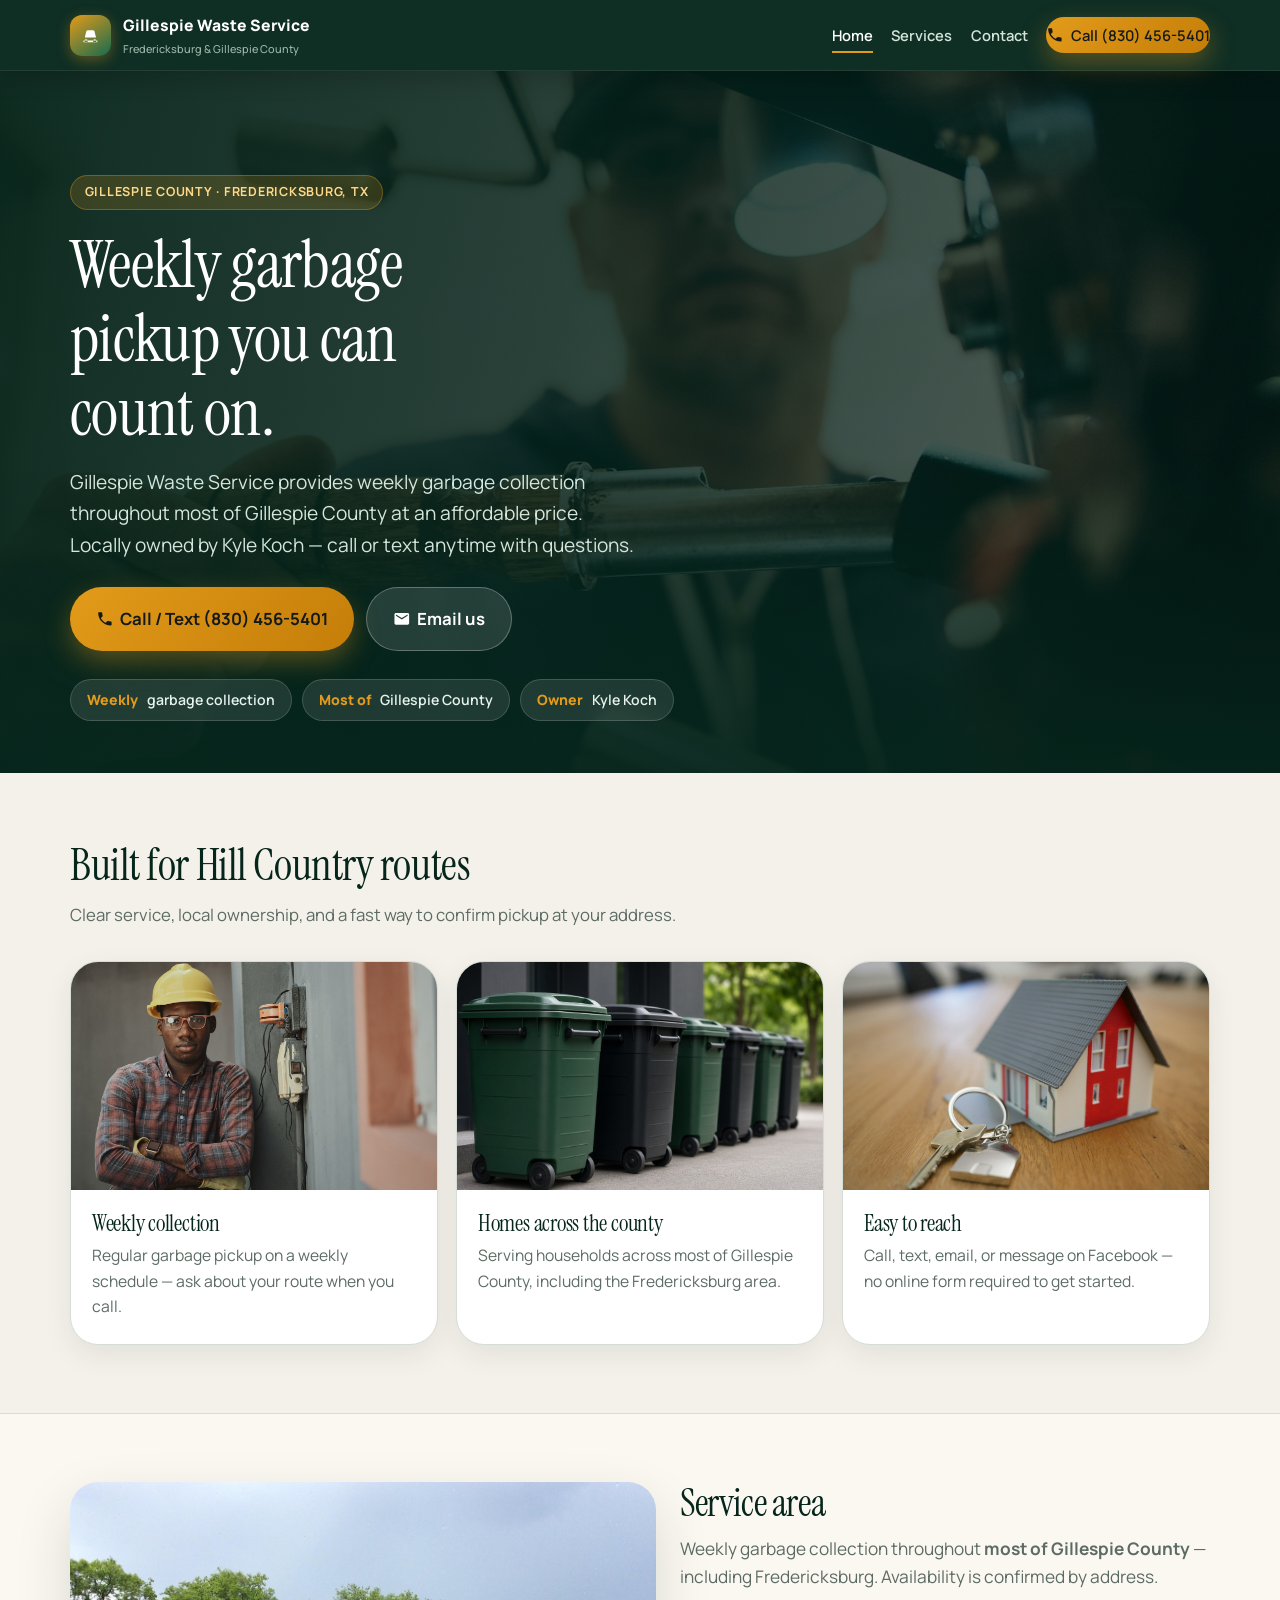
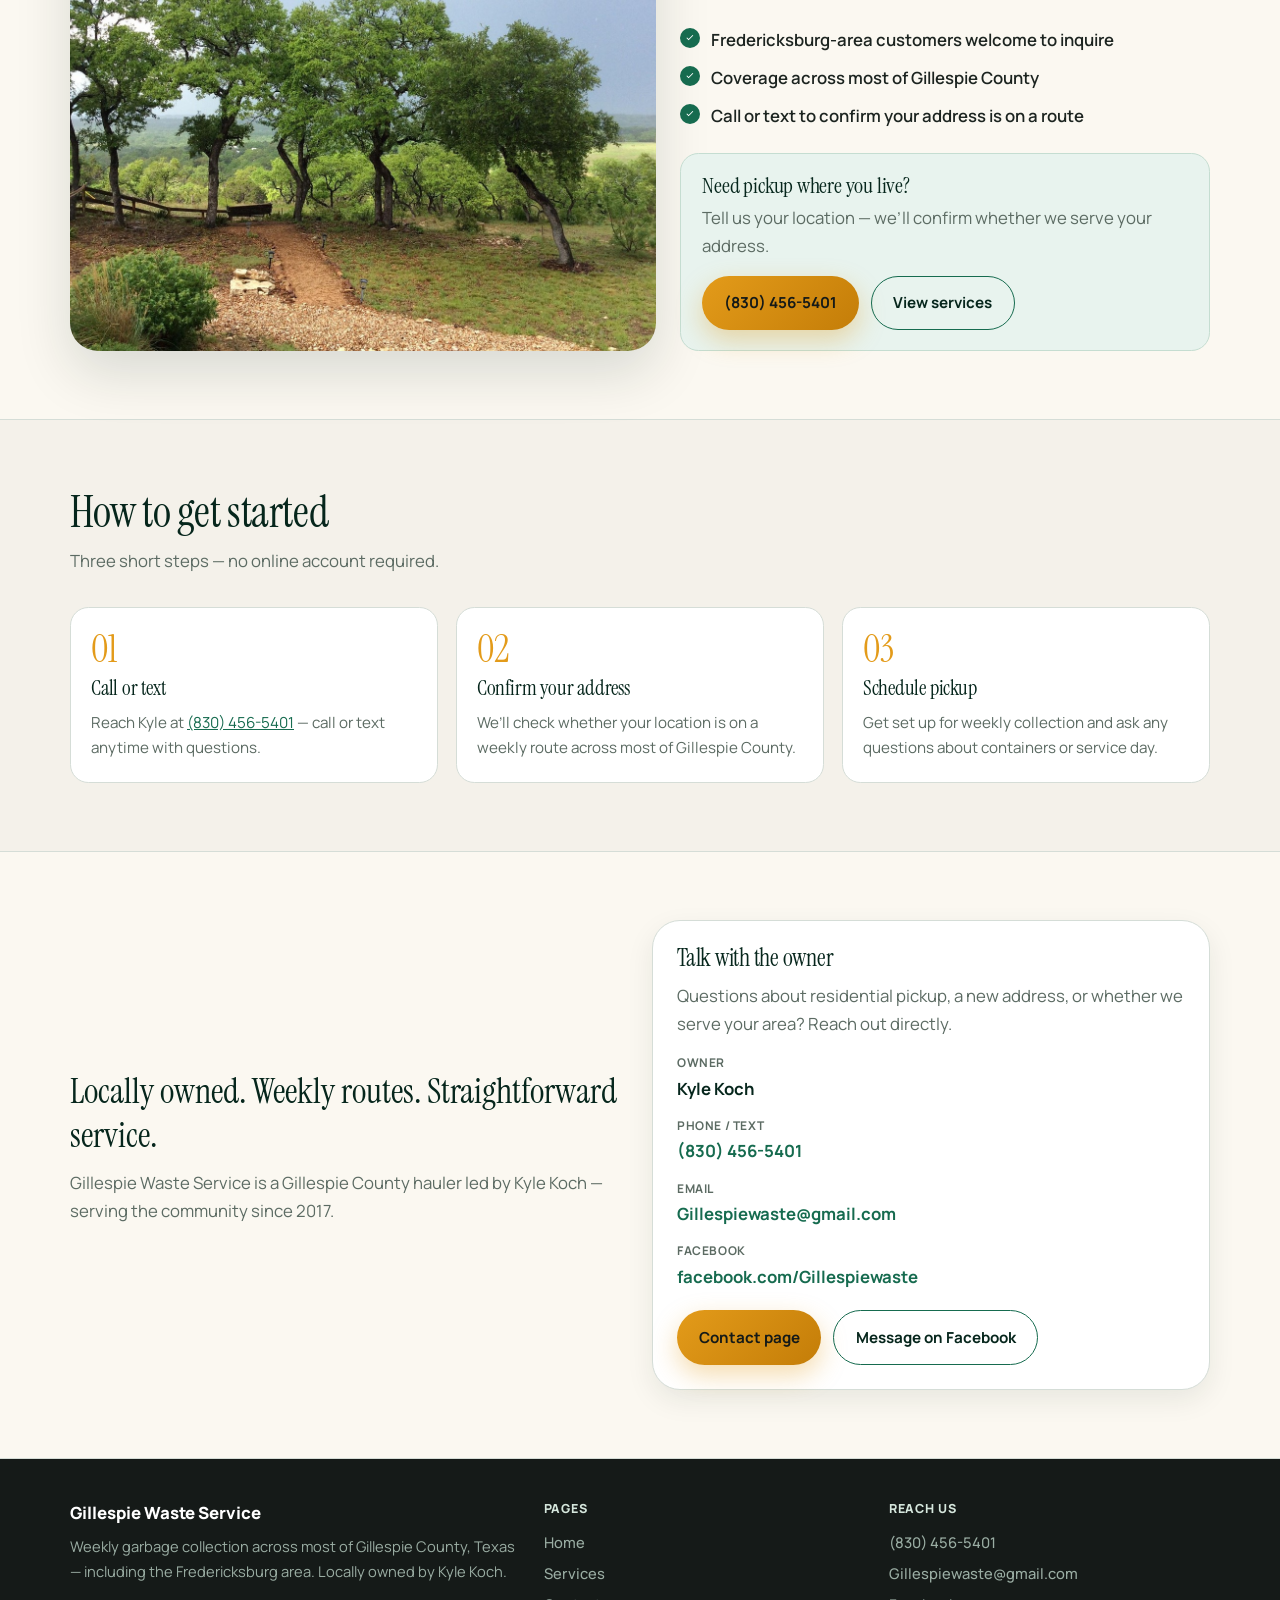
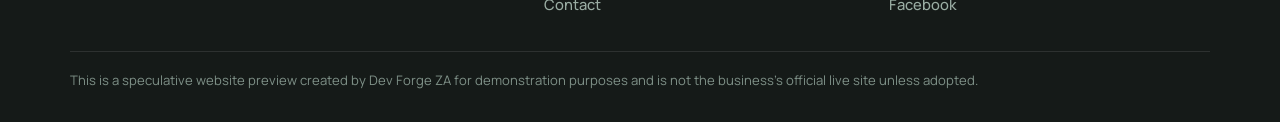
<file: index.html>
<!DOCTYPE html>
<html lang="en">
<head>
  <meta charset="utf-8" />
  <meta name="viewport" content="width=device-width, initial-scale=1" />
  <title>Gillespie Waste Service | Weekly Pickup · Fredericksburg &amp; Gillespie County, TX</title>
  <meta name="description" content="Locally owned weekly garbage collection across most of Gillespie County, Texas. Call or text Kyle Koch at (830) 456-5401." />
  <link rel="stylesheet" href="styles.css" />
</head>
<body>
  <header class="site-header">
    <div class="wrap nav-bar">
      <a class="brand" href="index.html">
        <span class="brand-mark" aria-hidden="true"><svg viewBox="0 0 24 24" aria-hidden="true"><path d="M4 18h16v2H4zm1.5-3.5 1.8-7.2A2 2 0 0 1 9.25 6h5.5a2 2 0 0 1 1.95 1.3L18.5 14.5H5.5zM7 16.5a1.5 1.5 0 1 0 .001 3.999A1.5 1.5 0 0 0 7 16.5zm10 0a1.5 1.5 0 1 0 .001 3.999A1.5 1.5 0 0 0 17 16.5z"/></svg></span>
        <span class="brand-text">
          <strong>Gillespie Waste Service</strong>
          <span>Fredericksburg &amp; Gillespie County</span>
        </span>
      </a>
      <button class="nav-toggle" type="button" aria-expanded="false" aria-controls="site-nav" aria-label="Open menu"><svg viewBox="0 0 24 24" aria-hidden="true"><path d="M4 7h16v2H4zm0 4h16v2H4zm0 4h16v2H4z"/></svg></button>
      <nav class="nav-links" id="site-nav">
        <a href="index.html" aria-current="page">Home</a>
        <a href="services.html">Services</a>
        <a href="contact.html">Contact</a>
        <a class="btn btn-call" href="tel:+18304565401"><svg viewBox="0 0 24 24" aria-hidden="true"><path d="M6.6 10.8c1.4 2.8 3.8 5.1 6.6 6.6l2.2-2.2c.3-.3.7-.4 1.1-.2 1.2.4 2.5.6 3.8.6.6 0 1 .4 1 1V20c0 .6-.4 1-1 1C10.6 21 3 13.4 3 4c0-.6.4-1 1-1h3.5c.6 0 1 .4 1 1 0 1.3.2 2.6.6 3.8.1.4 0 .8-.3 1.1L6.6 10.8z"/></svg> Call (830) 456-5401</a>
      </nav>
    </div>
  </header>

  <main>
    <section class="hero">
      <div class="hero-bg" aria-hidden="true">
        <img src="images/hero.jpg" alt="" width="1800" height="1200" fetchpriority="high" />
      </div>
      <div class="wrap hero-content">
        <p class="eyebrow">Gillespie County · Fredericksburg, TX</p>
        <h1>Weekly garbage pickup you can count on.</h1>
        <p class="hero-lead">
          Gillespie Waste Service provides weekly garbage collection throughout most of Gillespie County
          at an affordable price. Locally owned by Kyle Koch — call or text anytime with questions.
        </p>
        <div class="cta-row">
          <a class="btn btn-call btn-lg" href="tel:+18304565401"><svg viewBox="0 0 24 24" aria-hidden="true"><path d="M6.6 10.8c1.4 2.8 3.8 5.1 6.6 6.6l2.2-2.2c.3-.3.7-.4 1.1-.2 1.2.4 2.5.6 3.8.6.6 0 1 .4 1 1V20c0 .6-.4 1-1 1C10.6 21 3 13.4 3 4c0-.6.4-1 1-1h3.5c.6 0 1 .4 1 1 0 1.3.2 2.6.6 3.8.1.4 0 .8-.3 1.1L6.6 10.8z"/></svg> Call / Text (830) 456-5401</a>
          <a class="btn btn-ghost btn-lg" href="mailto:Gillespiewaste@gmail.com"><svg viewBox="0 0 24 24" aria-hidden="true"><path d="M20 4H4c-1.1 0-2 .9-2 2v12c0 1.1.9 2 2 2h16c1.1 0 2-.9 2-2V6c0-1.1-.9-2-2-2zm0 4-8 5L4 8V6l8 5 8-5v2z"/></svg> Email us</a>
        </div>
        <div class="trust-pills">
          <div class="pill"><strong>Weekly</strong> garbage collection</div>
          <div class="pill"><strong>Most of</strong> Gillespie County</div>
          <div class="pill"><strong>Owner</strong> Kyle Koch</div>
        </div>
      </div>
    </section>

    <section class="section">
      <div class="wrap">
        <div class="section-head">
          <h2>Built for Hill Country routes</h2>
          <p>Clear service, local ownership, and a fast way to confirm pickup at your address.</p>
        </div>
        <div class="card-grid">
          <article class="card">
            <div class="card-media">
              <img src="images/truck.jpg" alt="Residential garbage truck on a neighborhood street" width="1400" height="934" loading="lazy" />
            </div>
            <div class="card-body">
              <h3>Weekly collection</h3>
              <p>Regular garbage pickup on a weekly schedule — ask about your route when you call.</p>
            </div>
          </article>
          <article class="card">
            <div class="card-media">
              <img src="images/bins.jpg" alt="Green and charcoal wheeled waste bins" width="1200" height="675" loading="lazy" />
            </div>
            <div class="card-body">
              <h3>Homes across the county</h3>
              <p>Serving households across most of Gillespie County, including the Fredericksburg area.</p>
            </div>
          </article>
          <article class="card">
            <div class="card-media">
              <img src="images/neighborhood.jpg" alt="Quiet residential street ready for pickup day" width="1400" height="1051" loading="lazy" />
            </div>
            <div class="card-body">
              <h3>Easy to reach</h3>
              <p>Call, text, email, or message on Facebook — no online form required to get started.</p>
            </div>
          </article>
        </div>
      </div>
    </section>

    <section class="section band" id="area">
      <div class="wrap split">
        <div class="split-media">
          <img src="images/hill-country.jpg" alt="Texas Hill Country oaks overlooking a green valley" width="1280" height="853" loading="lazy" />
        </div>
        <div class="split-copy">
          <h2>Service area</h2>
          <p class="lead">
            Weekly garbage collection throughout <strong>most of Gillespie County</strong> —
            including Fredericksburg. Availability is confirmed by address.
          </p>
          <ul class="check-list">
            <li>Fredericksburg-area customers welcome to inquire</li>
            <li>Coverage across most of Gillespie County</li>
            <li>Call or text to confirm your address is on a route</li>
          </ul>
          <div class="cta-panel">
            <h3>Need pickup where you live?</h3>
            <p>Tell us your location — we’ll confirm whether we serve your address.</p>
            <div class="cta-row" style="margin-bottom:0">
              <a class="btn btn-call" href="tel:+18304565401">(830) 456-5401</a>
              <a class="btn btn-outline" href="services.html">View services</a>
            </div>
          </div>
        </div>
      </div>
    </section>

    <section class="section">
      <div class="wrap">
        <div class="section-head">
          <h2>How to get started</h2>
          <p>Three short steps — no online account required.</p>
        </div>
        <div class="steps">
          <div class="step">
            <div class="step-num">01</div>
            <h3>Call or text</h3>
            <p>Reach Kyle at <a href="tel:+18304565401">(830) 456-5401</a> — call or text anytime with questions.</p>
          </div>
          <div class="step">
            <div class="step-num">02</div>
            <h3>Confirm your address</h3>
            <p>We’ll check whether your location is on a weekly route across most of Gillespie County.</p>
          </div>
          <div class="step">
            <div class="step-num">03</div>
            <h3>Schedule pickup</h3>
            <p>Get set up for weekly collection and ask any questions about containers or service day.</p>
          </div>
        </div>
      </div>
    </section>

    <section class="section band">
      <div class="wrap closer">
        <div>
          <p class="quote">Locally owned. Weekly routes. Straightforward service.</p>
          <p class="muted">Gillespie Waste Service is a Gillespie County hauler led by Kyle Koch — serving the community since 2017.</p>
        </div>
        <div class="owner-card">
          <h3>Talk with the owner</h3>
          <p class="muted">Questions about residential pickup, a new address, or whether we serve your area? Reach out directly.</p>
          <dl class="dl">
            <div class="dl-row"><dt>Owner</dt><dd>Kyle Koch</dd></div>
            <div class="dl-row"><dt>Phone / text</dt><dd><a href="tel:+18304565401">(830) 456-5401</a></dd></div>
            <div class="dl-row"><dt>Email</dt><dd><a href="mailto:Gillespiewaste@gmail.com">Gillespiewaste@gmail.com</a></dd></div>
            <div class="dl-row"><dt>Facebook</dt><dd><a href="https://www.facebook.com/Gillespiewaste/" target="_blank" rel="noopener noreferrer">facebook.com/Gillespiewaste</a></dd></div>
          </dl>
          <div class="cta-row" style="margin-top:1.25rem;margin-bottom:0">
            <a class="btn btn-call" href="contact.html">Contact page</a>
            <a class="btn btn-outline" href="https://www.facebook.com/Gillespiewaste/" target="_blank" rel="noopener noreferrer">Message on Facebook</a>
          </div>
        </div>
      </div>
    </section>
  </main>

  <footer class="site-footer">
    <div class="wrap">
      <div class="footer-grid">
        <div class="footer-brand">
          <strong>Gillespie Waste Service</strong>
          <p>Weekly garbage collection across most of Gillespie County, Texas — including the Fredericksburg area. Locally owned by Kyle Koch.</p>
        </div>
        <div class="footer-col">
          <h4>Pages</h4>
          <a href="index.html">Home</a>
          <a href="services.html">Services</a>
          <a href="contact.html">Contact</a>
        </div>
        <div class="footer-col">
          <h4>Reach us</h4>
          <a href="tel:+18304565401">(830) 456-5401</a>
          <a href="mailto:Gillespiewaste@gmail.com">Gillespiewaste@gmail.com</a>
          <a href="https://www.facebook.com/Gillespiewaste/" target="_blank" rel="noopener noreferrer">Facebook</a>
        </div>
      </div>
      <p class="disclaimer">This is a speculative website preview created by Dev Forge ZA for demonstration purposes and is not the business’s official live site unless adopted.</p>
    </div>
  </footer>
  <div class="mobile-callbar" aria-label="Quick contact">
    <a class="btn btn-call" href="tel:+18304565401"><svg viewBox="0 0 24 24" aria-hidden="true"><path d="M6.6 10.8c1.4 2.8 3.8 5.1 6.6 6.6l2.2-2.2c.3-.3.7-.4 1.1-.2 1.2.4 2.5.6 3.8.6.6 0 1 .4 1 1V20c0 .6-.4 1-1 1C10.6 21 3 13.4 3 4c0-.6.4-1 1-1h3.5c.6 0 1 .4 1 1 0 1.3.2 2.6.6 3.8.1.4 0 .8-.3 1.1L6.6 10.8z"/></svg> Call / Text</a>
    <a class="btn btn-ghost" href="mailto:Gillespiewaste@gmail.com"><svg viewBox="0 0 24 24" aria-hidden="true"><path d="M20 4H4c-1.1 0-2 .9-2 2v12c0 1.1.9 2 2 2h16c1.1 0 2-.9 2-2V6c0-1.1-.9-2-2-2zm0 4-8 5L4 8V6l8 5 8-5v2z"/></svg> Email</a>
  </div>
  <script>
    (function () {
      var btn = document.querySelector('.nav-toggle');
      var nav = document.getElementById('site-nav');
      if (!btn || !nav) return;
      btn.addEventListener('click', function () {
        var open = nav.classList.toggle('is-open');
        btn.setAttribute('aria-expanded', open ? 'true' : 'false');
        btn.setAttribute('aria-label', open ? 'Close menu' : 'Open menu');
      });
    })();
  </script>
</body>
</html>
</file>
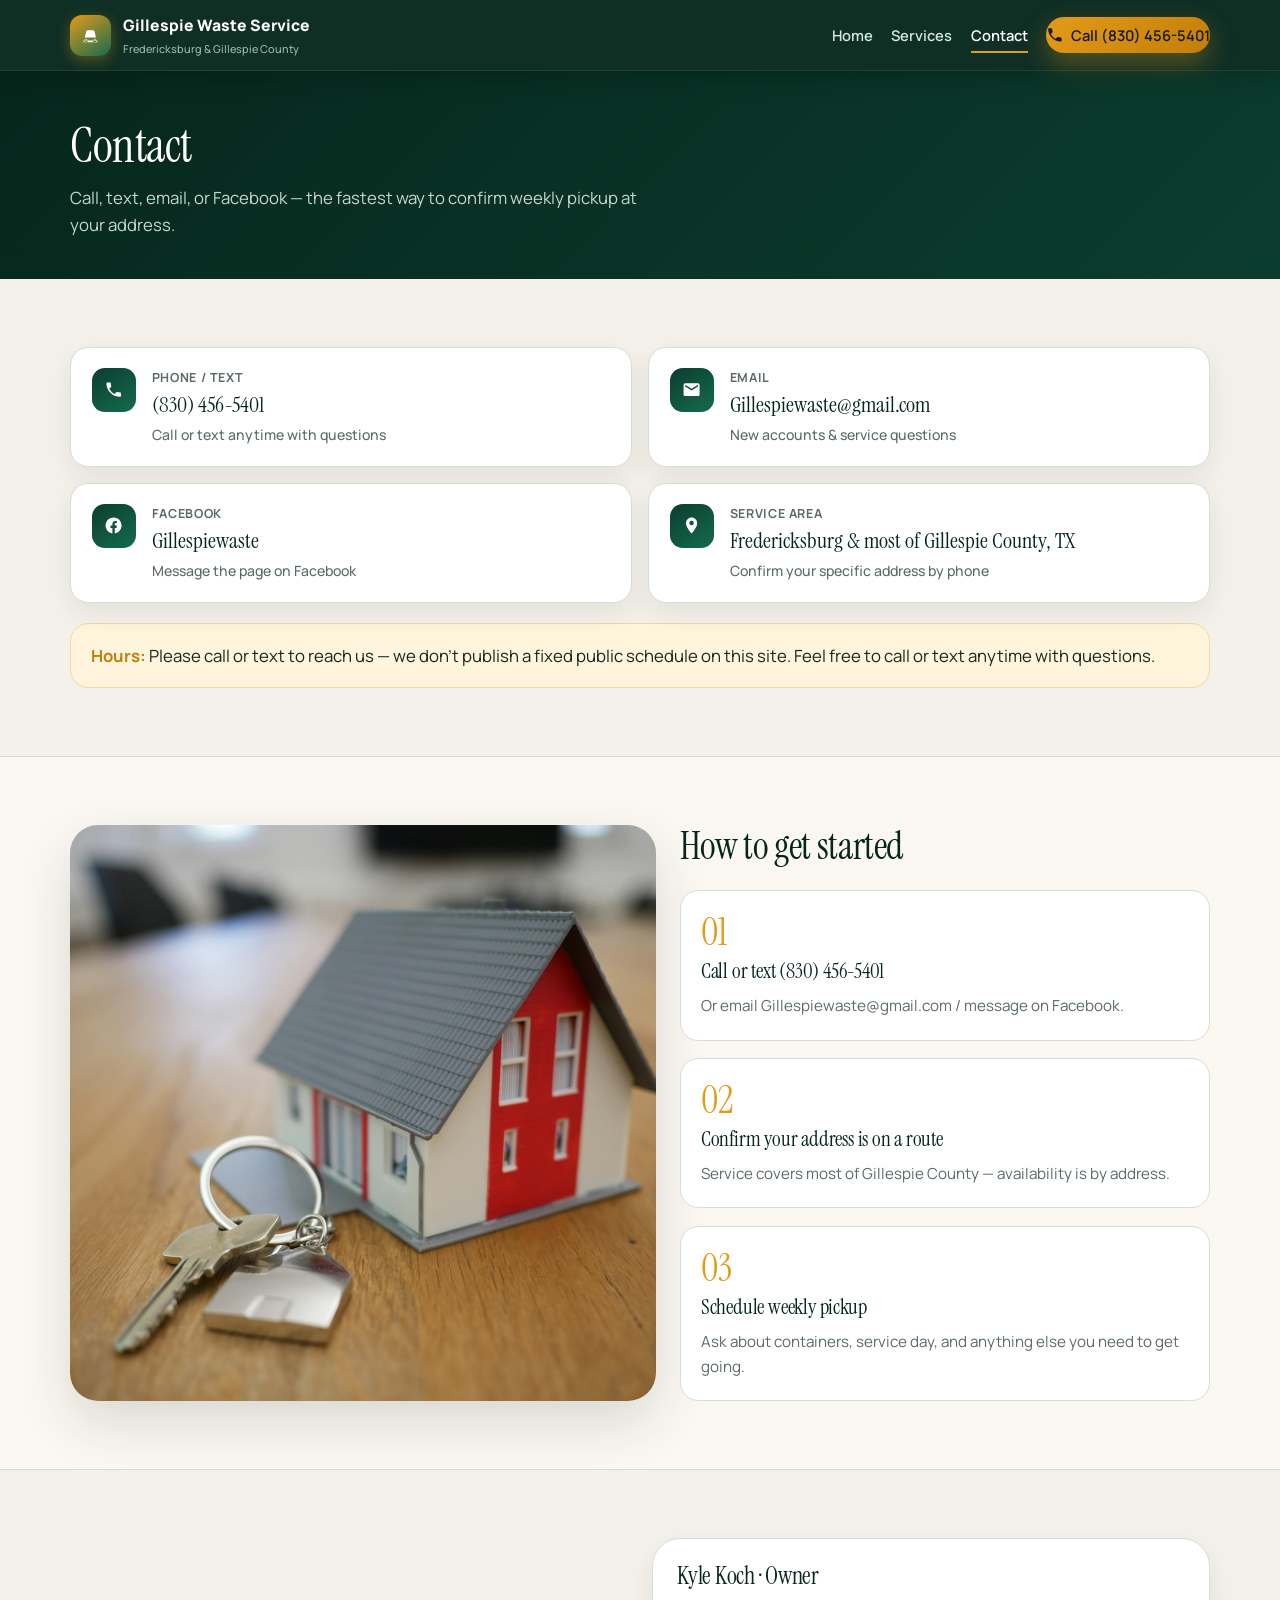
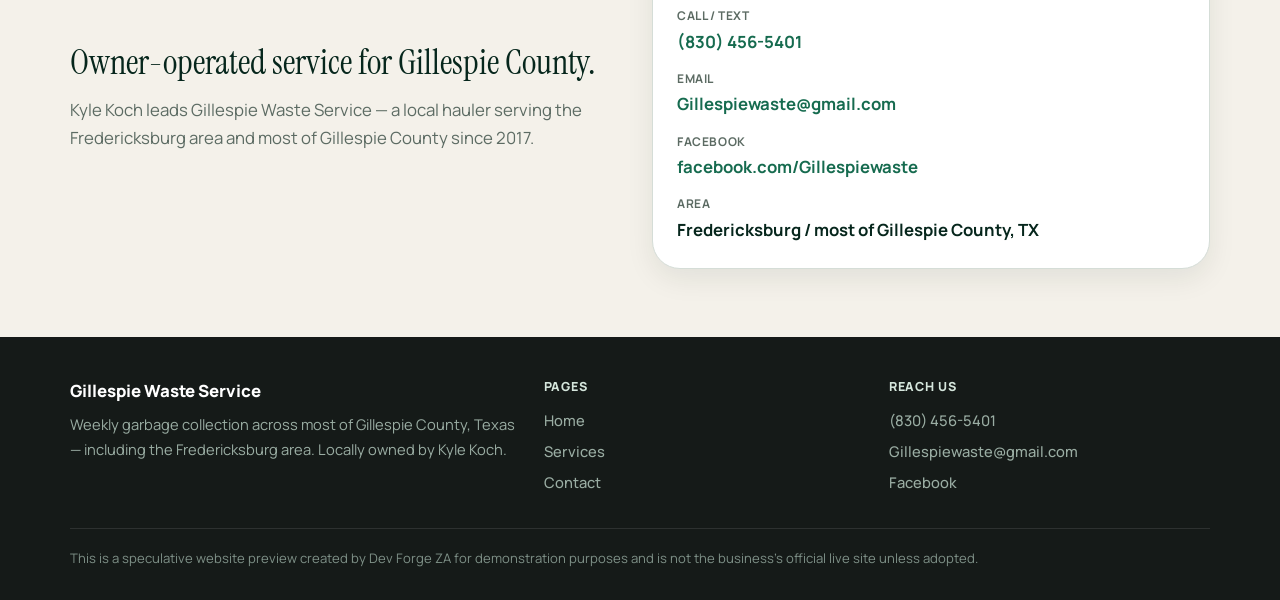
<file: contact.html>
<!DOCTYPE html>
<html lang="en">
<head>
  <meta charset="utf-8" />
  <meta name="viewport" content="width=device-width, initial-scale=1" />
  <title>Contact | Gillespie Waste Service · (830) 456-5401</title>
  <meta name="description" content="Contact Gillespie Waste Service — call or text (830) 456-5401, email Gillespiewaste@gmail.com, or message on Facebook. Owner Kyle Koch." />
  <link rel="stylesheet" href="styles.css" />
</head>
<body>
  <header class="site-header">
    <div class="wrap nav-bar">
      <a class="brand" href="index.html">
        <span class="brand-mark" aria-hidden="true"><svg viewBox="0 0 24 24" aria-hidden="true"><path d="M4 18h16v2H4zm1.5-3.5 1.8-7.2A2 2 0 0 1 9.25 6h5.5a2 2 0 0 1 1.95 1.3L18.5 14.5H5.5zM7 16.5a1.5 1.5 0 1 0 .001 3.999A1.5 1.5 0 0 0 7 16.5zm10 0a1.5 1.5 0 1 0 .001 3.999A1.5 1.5 0 0 0 17 16.5z"/></svg></span>
        <span class="brand-text">
          <strong>Gillespie Waste Service</strong>
          <span>Fredericksburg &amp; Gillespie County</span>
        </span>
      </a>
      <button class="nav-toggle" type="button" aria-expanded="false" aria-controls="site-nav" aria-label="Open menu"><svg viewBox="0 0 24 24" aria-hidden="true"><path d="M4 7h16v2H4zm0 4h16v2H4zm0 4h16v2H4z"/></svg></button>
      <nav class="nav-links" id="site-nav">
        <a href="index.html">Home</a>
        <a href="services.html">Services</a>
        <a href="contact.html" aria-current="page">Contact</a>
        <a class="btn btn-call" href="tel:+18304565401"><svg viewBox="0 0 24 24" aria-hidden="true"><path d="M6.6 10.8c1.4 2.8 3.8 5.1 6.6 6.6l2.2-2.2c.3-.3.7-.4 1.1-.2 1.2.4 2.5.6 3.8.6.6 0 1 .4 1 1V20c0 .6-.4 1-1 1C10.6 21 3 13.4 3 4c0-.6.4-1 1-1h3.5c.6 0 1 .4 1 1 0 1.3.2 2.6.6 3.8.1.4 0 .8-.3 1.1L6.6 10.8z"/></svg> Call (830) 456-5401</a>
      </nav>
    </div>
  </header>

  <main>
    <section class="page-hero">
      <div class="wrap">
        <h1>Contact</h1>
        <p>Call, text, email, or Facebook — the fastest way to confirm weekly pickup at your address.</p>
      </div>
    </section>

    <section class="section">
      <div class="wrap">
        <div class="contact-grid">
          <a class="contact-tile" href="tel:+18304565401">
            <span class="icon"><svg viewBox="0 0 24 24" aria-hidden="true"><path d="M6.6 10.8c1.4 2.8 3.8 5.1 6.6 6.6l2.2-2.2c.3-.3.7-.4 1.1-.2 1.2.4 2.5.6 3.8.6.6 0 1 .4 1 1V20c0 .6-.4 1-1 1C10.6 21 3 13.4 3 4c0-.6.4-1 1-1h3.5c.6 0 1 .4 1 1 0 1.3.2 2.6.6 3.8.1.4 0 .8-.3 1.1L6.6 10.8z"/></svg></span>
            <span>
              <strong>Phone / text</strong>
              <span>(830) 456-5401</span>
              <em>Call or text anytime with questions</em>
            </span>
          </a>
          <a class="contact-tile" href="mailto:Gillespiewaste@gmail.com">
            <span class="icon"><svg viewBox="0 0 24 24" aria-hidden="true"><path d="M20 4H4c-1.1 0-2 .9-2 2v12c0 1.1.9 2 2 2h16c1.1 0 2-.9 2-2V6c0-1.1-.9-2-2-2zm0 4-8 5L4 8V6l8 5 8-5v2z"/></svg></span>
            <span>
              <strong>Email</strong>
              <span>Gillespiewaste@gmail.com</span>
              <em>New accounts &amp; service questions</em>
            </span>
          </a>
          <a class="contact-tile" href="https://www.facebook.com/Gillespiewaste/" target="_blank" rel="noopener noreferrer">
            <span class="icon"><svg viewBox="0 0 24 24" aria-hidden="true"><path d="M22 12c0-5.5-4.5-10-10-10S2 6.5 2 12c0 5 3.7 9.1 8.5 9.9v-7H8.1V12h2.4V9.8c0-2.4 1.4-3.7 3.6-3.7 1 0 2.1.2 2.1.2v2.3h-1.2c-1.2 0-1.5.7-1.5 1.5V12h2.6l-.4 2.9h-2.2v7C18.3 21.1 22 17 22 12z"/></svg></span>
            <span>
              <strong>Facebook</strong>
              <span>Gillespiewaste</span>
              <em>Message the page on Facebook</em>
            </span>
          </a>
          <div class="contact-tile" style="cursor:default">
            <span class="icon"><svg viewBox="0 0 24 24" aria-hidden="true"><path d="M12 2C8.1 2 5 5.1 5 9c0 5.2 7 13 7 13s7-7.8 7-13c0-3.9-3.1-7-7-7zm0 9.5A2.5 2.5 0 1 1 12 6a2.5 2.5 0 0 1 0 5.5z"/></svg></span>
            <span>
              <strong>Service area</strong>
              <span>Fredericksburg &amp; most of Gillespie County, TX</span>
              <em>Confirm your specific address by phone</em>
            </span>
          </div>
        </div>

        <div class="hours-note">
          <strong>Hours:</strong> Please call or text to reach us — we don’t publish a fixed public schedule on this site.
          Feel free to call or text anytime with questions.
        </div>
      </div>
    </section>

    <section class="section band">
      <div class="wrap split">
        <div class="split-media">
          <img src="images/neighborhood.jpg" alt="Neighborhood street served by weekly collection" width="1400" height="1051" loading="lazy" />
        </div>
        <div class="split-copy">
          <h2>How to get started</h2>
          <div class="steps" style="grid-template-columns:1fr;margin-top:0.75rem">
            <div class="step">
              <div class="step-num">01</div>
              <h3>Call or text (830) 456-5401</h3>
              <p>Or email Gillespiewaste@gmail.com / message on Facebook.</p>
            </div>
            <div class="step">
              <div class="step-num">02</div>
              <h3>Confirm your address is on a route</h3>
              <p>Service covers most of Gillespie County — availability is by address.</p>
            </div>
            <div class="step">
              <div class="step-num">03</div>
              <h3>Schedule weekly pickup</h3>
              <p>Ask about containers, service day, and anything else you need to get going.</p>
            </div>
          </div>
        </div>
      </div>
    </section>

    <section class="section">
      <div class="wrap closer">
        <div>
          <p class="quote">Owner-operated service for Gillespie County.</p>
          <p class="muted">Kyle Koch leads Gillespie Waste Service — a local hauler serving the Fredericksburg area and most of Gillespie County since 2017.</p>
        </div>
        <div class="owner-card">
          <h3>Kyle Koch · Owner</h3>
          <dl class="dl">
            <div class="dl-row"><dt>Call / text</dt><dd><a href="tel:+18304565401">(830) 456-5401</a></dd></div>
            <div class="dl-row"><dt>Email</dt><dd><a href="mailto:Gillespiewaste@gmail.com">Gillespiewaste@gmail.com</a></dd></div>
            <div class="dl-row"><dt>Facebook</dt><dd><a href="https://www.facebook.com/Gillespiewaste/" target="_blank" rel="noopener noreferrer">facebook.com/Gillespiewaste</a></dd></div>
            <div class="dl-row"><dt>Area</dt><dd>Fredericksburg / most of Gillespie County, TX</dd></div>
          </dl>
        </div>
      </div>
    </section>
  </main>

  <footer class="site-footer">
    <div class="wrap">
      <div class="footer-grid">
        <div class="footer-brand">
          <strong>Gillespie Waste Service</strong>
          <p>Weekly garbage collection across most of Gillespie County, Texas — including the Fredericksburg area. Locally owned by Kyle Koch.</p>
        </div>
        <div class="footer-col">
          <h4>Pages</h4>
          <a href="index.html">Home</a>
          <a href="services.html">Services</a>
          <a href="contact.html">Contact</a>
        </div>
        <div class="footer-col">
          <h4>Reach us</h4>
          <a href="tel:+18304565401">(830) 456-5401</a>
          <a href="mailto:Gillespiewaste@gmail.com">Gillespiewaste@gmail.com</a>
          <a href="https://www.facebook.com/Gillespiewaste/" target="_blank" rel="noopener noreferrer">Facebook</a>
        </div>
      </div>
      <p class="disclaimer">This is a speculative website preview created by Dev Forge ZA for demonstration purposes and is not the business’s official live site unless adopted.</p>
    </div>
  </footer>
  <div class="mobile-callbar" aria-label="Quick contact">
    <a class="btn btn-call" href="tel:+18304565401"><svg viewBox="0 0 24 24" aria-hidden="true"><path d="M6.6 10.8c1.4 2.8 3.8 5.1 6.6 6.6l2.2-2.2c.3-.3.7-.4 1.1-.2 1.2.4 2.5.6 3.8.6.6 0 1 .4 1 1V20c0 .6-.4 1-1 1C10.6 21 3 13.4 3 4c0-.6.4-1 1-1h3.5c.6 0 1 .4 1 1 0 1.3.2 2.6.6 3.8.1.4 0 .8-.3 1.1L6.6 10.8z"/></svg> Call / Text</a>
    <a class="btn btn-ghost" href="mailto:Gillespiewaste@gmail.com"><svg viewBox="0 0 24 24" aria-hidden="true"><path d="M20 4H4c-1.1 0-2 .9-2 2v12c0 1.1.9 2 2 2h16c1.1 0 2-.9 2-2V6c0-1.1-.9-2-2-2zm0 4-8 5L4 8V6l8 5 8-5v2z"/></svg> Email</a>
  </div>
  <script>
    (function () {
      var btn = document.querySelector('.nav-toggle');
      var nav = document.getElementById('site-nav');
      if (!btn || !nav) return;
      btn.addEventListener('click', function () {
        var open = nav.classList.toggle('is-open');
        btn.setAttribute('aria-expanded', open ? 'true' : 'false');
        btn.setAttribute('aria-label', open ? 'Close menu' : 'Open menu');
      });
    })();
  </script>
</body>
</html>
</file>
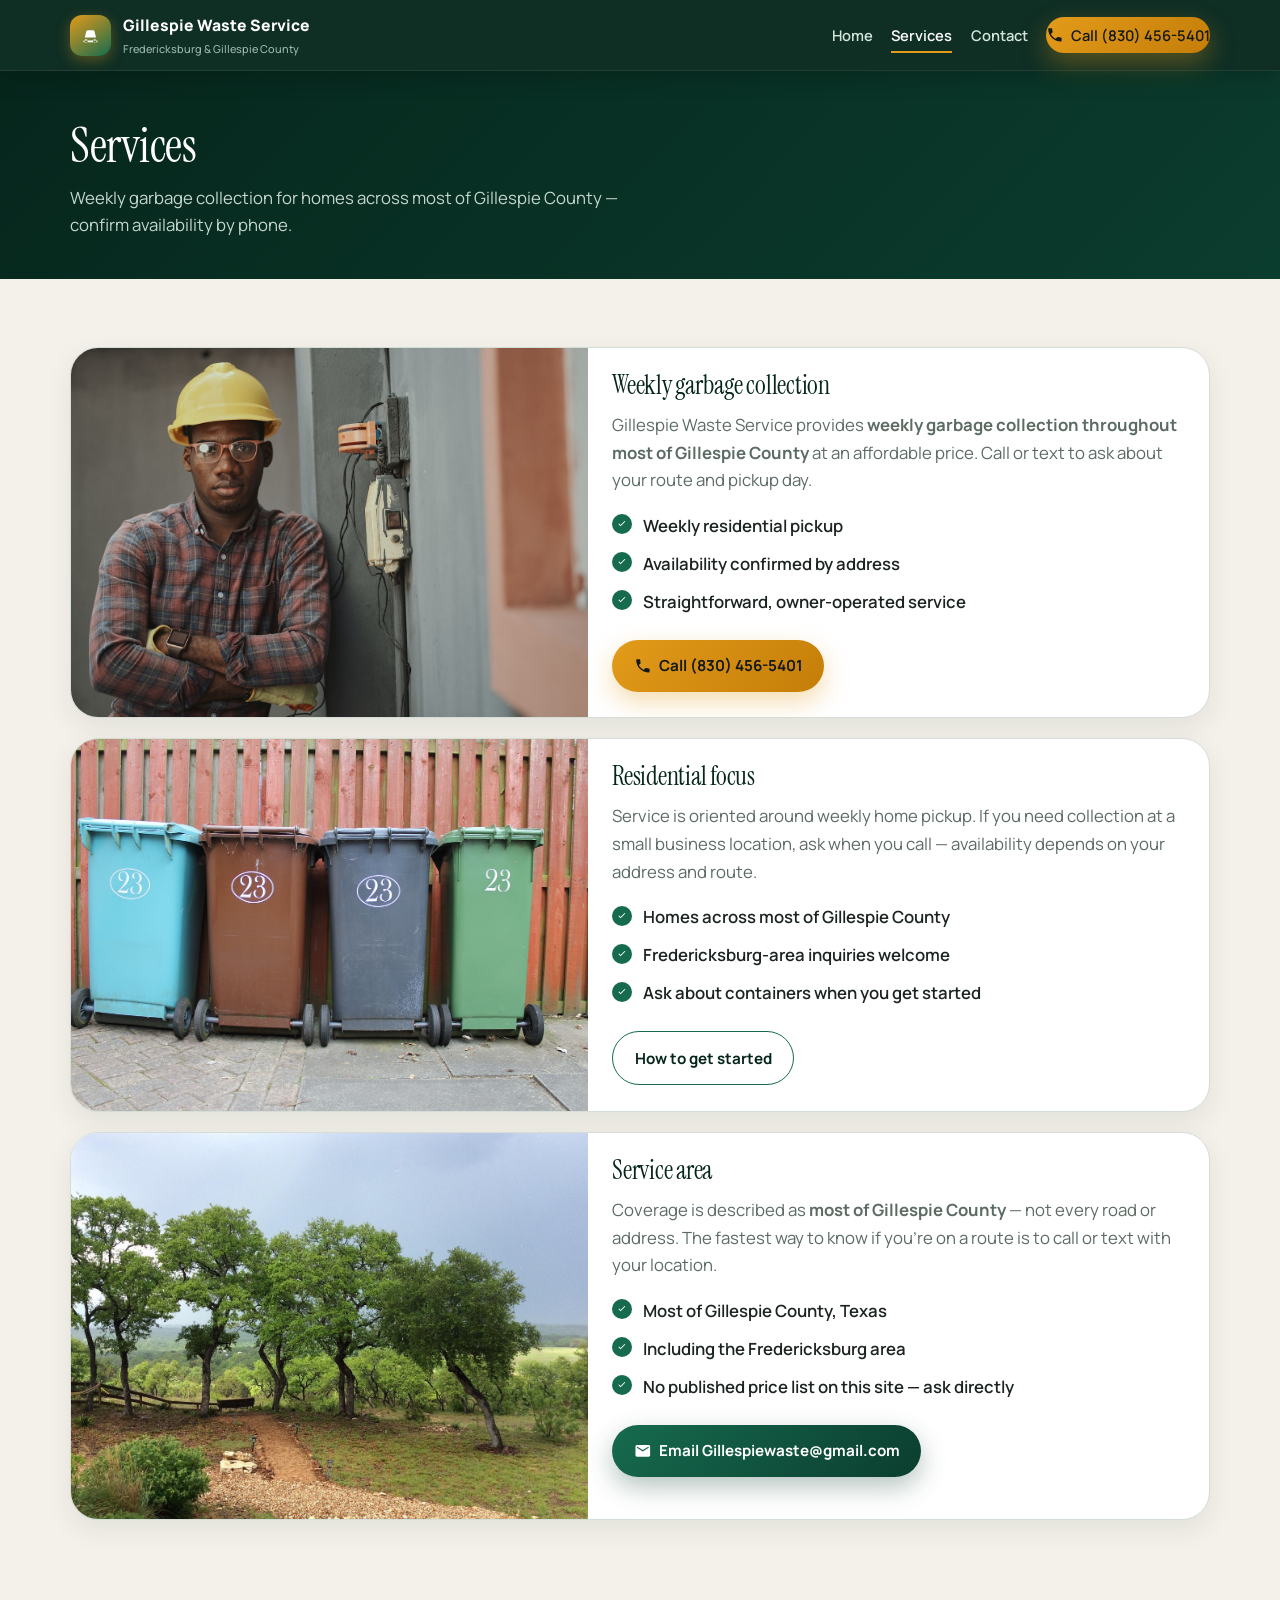
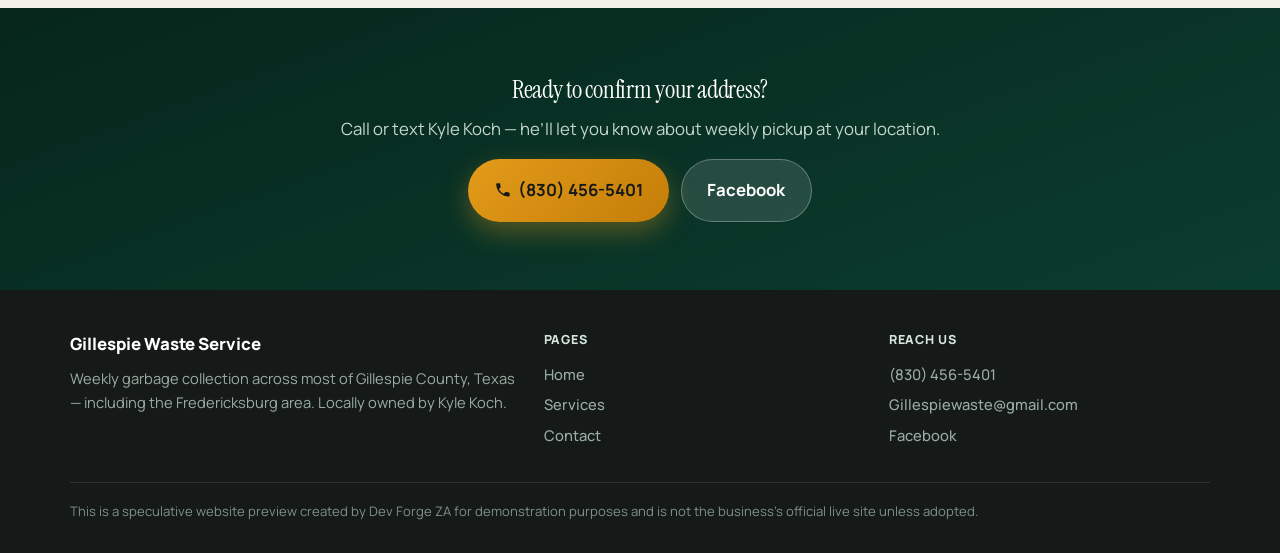
<file: services.html>
<!DOCTYPE html>
<html lang="en">
<head>
  <meta charset="utf-8" />
  <meta name="viewport" content="width=device-width, initial-scale=1" />
  <title>Services | Gillespie Waste Service · Gillespie County, TX</title>
  <meta name="description" content="Weekly residential garbage collection across most of Gillespie County. Call (830) 456-5401 to confirm your address." />
  <link rel="stylesheet" href="styles.css" />
</head>
<body>
  <header class="site-header">
    <div class="wrap nav-bar">
      <a class="brand" href="index.html">
        <span class="brand-mark" aria-hidden="true"><svg viewBox="0 0 24 24" aria-hidden="true"><path d="M4 18h16v2H4zm1.5-3.5 1.8-7.2A2 2 0 0 1 9.25 6h5.5a2 2 0 0 1 1.95 1.3L18.5 14.5H5.5zM7 16.5a1.5 1.5 0 1 0 .001 3.999A1.5 1.5 0 0 0 7 16.5zm10 0a1.5 1.5 0 1 0 .001 3.999A1.5 1.5 0 0 0 17 16.5z"/></svg></span>
        <span class="brand-text">
          <strong>Gillespie Waste Service</strong>
          <span>Fredericksburg &amp; Gillespie County</span>
        </span>
      </a>
      <button class="nav-toggle" type="button" aria-expanded="false" aria-controls="site-nav" aria-label="Open menu"><svg viewBox="0 0 24 24" aria-hidden="true"><path d="M4 7h16v2H4zm0 4h16v2H4zm0 4h16v2H4z"/></svg></button>
      <nav class="nav-links" id="site-nav">
        <a href="index.html">Home</a>
        <a href="services.html" aria-current="page">Services</a>
        <a href="contact.html">Contact</a>
        <a class="btn btn-call" href="tel:+18304565401"><svg viewBox="0 0 24 24" aria-hidden="true"><path d="M6.6 10.8c1.4 2.8 3.8 5.1 6.6 6.6l2.2-2.2c.3-.3.7-.4 1.1-.2 1.2.4 2.5.6 3.8.6.6 0 1 .4 1 1V20c0 .6-.4 1-1 1C10.6 21 3 13.4 3 4c0-.6.4-1 1-1h3.5c.6 0 1 .4 1 1 0 1.3.2 2.6.6 3.8.1.4 0 .8-.3 1.1L6.6 10.8z"/></svg> Call (830) 456-5401</a>
      </nav>
    </div>
  </header>

  <main>
    <section class="page-hero">
      <div class="wrap">
        <h1>Services</h1>
        <p>Weekly garbage collection for homes across most of Gillespie County — confirm availability by phone.</p>
      </div>
    </section>

    <section class="section">
      <div class="wrap">
        <article class="service-block">
          <img src="images/truck.jpg" alt="Garbage truck ready for a weekly residential route" width="1400" height="934" loading="lazy" />
          <div class="body">
            <h3>Weekly garbage collection</h3>
            <p>
              Gillespie Waste Service provides <strong>weekly garbage collection throughout most of Gillespie County</strong>
              at an affordable price. Call or text to ask about your route and pickup day.
            </p>
            <ul class="check-list">
              <li>Weekly residential pickup</li>
              <li>Availability confirmed by address</li>
              <li>Straightforward, owner-operated service</li>
            </ul>
            <a class="btn btn-call" href="tel:+18304565401"><svg viewBox="0 0 24 24" aria-hidden="true"><path d="M6.6 10.8c1.4 2.8 3.8 5.1 6.6 6.6l2.2-2.2c.3-.3.7-.4 1.1-.2 1.2.4 2.5.6 3.8.6.6 0 1 .4 1 1V20c0 .6-.4 1-1 1C10.6 21 3 13.4 3 4c0-.6.4-1 1-1h3.5c.6 0 1 .4 1 1 0 1.3.2 2.6.6 3.8.1.4 0 .8-.3 1.1L6.6 10.8z"/></svg> Call (830) 456-5401</a>
          </div>
        </article>

        <article class="service-block">
          <img src="images/wheelie-bins.jpg" alt="Residential wheeled bins ready for collection" width="1280" height="853" loading="lazy" />
          <div class="body">
            <h3>Residential focus</h3>
            <p>
              Service is oriented around weekly home pickup. If you need collection at a small business location,
              ask when you call — availability depends on your address and route.
            </p>
            <ul class="check-list">
              <li>Homes across most of Gillespie County</li>
              <li>Fredericksburg-area inquiries welcome</li>
              <li>Ask about containers when you get started</li>
            </ul>
            <a class="btn btn-outline" href="contact.html">How to get started</a>
          </div>
        </article>

        <article class="service-block">
          <img src="images/hill-country.jpg" alt="Texas Hill Country landscape in Gillespie County" width="1280" height="853" loading="lazy" />
          <div class="body">
            <h3>Service area</h3>
            <p>
              Coverage is described as <strong>most of Gillespie County</strong> — not every road or address.
              The fastest way to know if you’re on a route is to call or text with your location.
            </p>
            <ul class="check-list">
              <li>Most of Gillespie County, Texas</li>
              <li>Including the Fredericksburg area</li>
              <li>No published price list on this site — ask directly</li>
            </ul>
            <a class="btn btn-solid" href="mailto:Gillespiewaste@gmail.com"><svg viewBox="0 0 24 24" aria-hidden="true"><path d="M20 4H4c-1.1 0-2 .9-2 2v12c0 1.1.9 2 2 2h16c1.1 0 2-.9 2-2V6c0-1.1-.9-2-2-2zm0 4-8 5L4 8V6l8 5 8-5v2z"/></svg> Email Gillespiewaste@gmail.com</a>
          </div>
        </article>
      </div>
    </section>

    <section class="section band-dark">
      <div class="wrap" style="text-align:center;max-width:40rem;margin-inline:auto">
        <h2>Ready to confirm your address?</h2>
        <p>Call or text Kyle Koch — he’ll let you know about weekly pickup at your location.</p>
        <div class="cta-row" style="justify-content:center;margin-bottom:0">
          <a class="btn btn-call btn-lg" href="tel:+18304565401"><svg viewBox="0 0 24 24" aria-hidden="true"><path d="M6.6 10.8c1.4 2.8 3.8 5.1 6.6 6.6l2.2-2.2c.3-.3.7-.4 1.1-.2 1.2.4 2.5.6 3.8.6.6 0 1 .4 1 1V20c0 .6-.4 1-1 1C10.6 21 3 13.4 3 4c0-.6.4-1 1-1h3.5c.6 0 1 .4 1 1 0 1.3.2 2.6.6 3.8.1.4 0 .8-.3 1.1L6.6 10.8z"/></svg> (830) 456-5401</a>
          <a class="btn btn-ghost btn-lg" href="https://www.facebook.com/Gillespiewaste/" target="_blank" rel="noopener noreferrer">Facebook</a>
        </div>
      </div>
    </section>
  </main>

  <footer class="site-footer">
    <div class="wrap">
      <div class="footer-grid">
        <div class="footer-brand">
          <strong>Gillespie Waste Service</strong>
          <p>Weekly garbage collection across most of Gillespie County, Texas — including the Fredericksburg area. Locally owned by Kyle Koch.</p>
        </div>
        <div class="footer-col">
          <h4>Pages</h4>
          <a href="index.html">Home</a>
          <a href="services.html">Services</a>
          <a href="contact.html">Contact</a>
        </div>
        <div class="footer-col">
          <h4>Reach us</h4>
          <a href="tel:+18304565401">(830) 456-5401</a>
          <a href="mailto:Gillespiewaste@gmail.com">Gillespiewaste@gmail.com</a>
          <a href="https://www.facebook.com/Gillespiewaste/" target="_blank" rel="noopener noreferrer">Facebook</a>
        </div>
      </div>
      <p class="disclaimer">This is a speculative website preview created by Dev Forge ZA for demonstration purposes and is not the business’s official live site unless adopted.</p>
    </div>
  </footer>
  <div class="mobile-callbar" aria-label="Quick contact">
    <a class="btn btn-call" href="tel:+18304565401"><svg viewBox="0 0 24 24" aria-hidden="true"><path d="M6.6 10.8c1.4 2.8 3.8 5.1 6.6 6.6l2.2-2.2c.3-.3.7-.4 1.1-.2 1.2.4 2.5.6 3.8.6.6 0 1 .4 1 1V20c0 .6-.4 1-1 1C10.6 21 3 13.4 3 4c0-.6.4-1 1-1h3.5c.6 0 1 .4 1 1 0 1.3.2 2.6.6 3.8.1.4 0 .8-.3 1.1L6.6 10.8z"/></svg> Call / Text</a>
    <a class="btn btn-ghost" href="mailto:Gillespiewaste@gmail.com"><svg viewBox="0 0 24 24" aria-hidden="true"><path d="M20 4H4c-1.1 0-2 .9-2 2v12c0 1.1.9 2 2 2h16c1.1 0 2-.9 2-2V6c0-1.1-.9-2-2-2zm0 4-8 5L4 8V6l8 5 8-5v2z"/></svg> Email</a>
  </div>
  <script>
    (function () {
      var btn = document.querySelector('.nav-toggle');
      var nav = document.getElementById('site-nav');
      if (!btn || !nav) return;
      btn.addEventListener('click', function () {
        var open = nav.classList.toggle('is-open');
        btn.setAttribute('aria-expanded', open ? 'true' : 'false');
        btn.setAttribute('aria-label', open ? 'Close menu' : 'Open menu');
      });
    })();
  </script>
</body>
</html>
</file>
<file: styles.css>
@import url("https://fonts.googleapis.com/css2?family=Manrope:wght@400;500;600;700;800&family=Instrument+Serif:ital@0;1&display=swap");

:root {
  --forest: #0b3d2e;
  --forest-deep: #06261c;
  --forest-mid: #166b4f;
  --forest-soft: #e8f3ee;
  --charcoal: #151a18;
  --ink: #1c2420;
  --muted: #5c6b63;
  --line: #d5ddd7;
  --paper: #f4f1ea;
  --cream: #fbf8f1;
  --card: #fff;
  --amber: #e39b1a;
  --amber-deep: #c47d08;
  --amber-soft: #fff4dc;
  --white: #fff;
  --radius: 1.15rem;
  --radius-lg: 1.75rem;
  --shadow: 0 22px 55px rgba(6, 38, 28, .14);
  --shadow-sm: 0 10px 28px rgba(6, 38, 28, .08);
  --font: "Manrope", system-ui, sans-serif;
  --display: "Instrument Serif", Georgia, serif;
  --max: 1140px;
  --header-h: 4.4rem;
}

*, *::before, *::after { box-sizing: border-box; }
html { scroll-behavior: smooth; }
body {
  margin: 0; font-family: var(--font); color: var(--ink);
  background: var(--paper); line-height: 1.65; font-size: 1.05rem;
  -webkit-font-smoothing: antialiased; padding-bottom: 4.75rem;
}
@media (min-width: 860px) { body { padding-bottom: 0; } }
img { max-width: 100%; height: auto; display: block; }
a { color: var(--forest-mid); }
a:hover { color: var(--amber-deep); }
h1, h2, h3 { font-family: var(--display); font-weight: 400; line-height: 1.12; letter-spacing: -.01em; color: var(--forest-deep); margin: 0 0 .65rem; }
p { margin: 0 0 1rem; }
ul { margin: 0; padding: 0; list-style: none; }
.wrap { width: min(var(--max), calc(100% - 2.25rem)); margin-inline: auto; }
.muted { color: var(--muted); }
.lead { color: var(--muted); font-size: 1.08rem; }

/* Header */
.site-header {
  position: sticky; top: 0; z-index: 100;
  background: rgba(6,38,28,.96); backdrop-filter: blur(14px); -webkit-backdrop-filter: blur(14px);
  border-bottom: 1px solid rgba(255,255,255,.08); box-shadow: 0 6px 24px rgba(0,0,0,.22);
}
.nav-bar {
  display: flex; align-items: center; justify-content: space-between;
  gap: 1rem; min-height: var(--header-h); padding: .55rem 0; position: relative;
}
.brand { display: flex; align-items: center; gap: .75rem; text-decoration: none; color: var(--white); flex-shrink: 0; }
.brand-mark {
  width: 2.55rem; height: 2.55rem; border-radius: .75rem;
  background: linear-gradient(145deg, var(--amber), var(--forest-mid));
  display: grid; place-items: center; box-shadow: 0 4px 14px rgba(227,155,26,.35);
}
.brand-mark svg { width: 1.3rem; height: 1.3rem; fill: var(--white); }
.brand-text strong { display: block; font-family: var(--font); font-size: .98rem; font-weight: 800; color: var(--white); }
.brand-text span { display: block; font-size: .68rem; font-weight: 500; color: #9cb8ab; margin-top: .08rem; }
.nav-toggle {
  display: none; background: transparent; border: 1px solid rgba(255,255,255,.2);
  color: var(--white); border-radius: .65rem; width: 2.6rem; height: 2.6rem;
  place-items: center; cursor: pointer; padding: 0;
}
.nav-toggle svg { width: 1.25rem; height: 1.25rem; fill: currentColor; }
.nav-links { display: flex; align-items: center; gap: .25rem 1.15rem; flex-wrap: wrap; }
.nav-links a { color: #d4e5db; text-decoration: none; font-size: .92rem; font-weight: 600; padding: .35rem 0; }
.nav-links a:hover, .nav-links a[aria-current="page"] { color: var(--white); }
.nav-links a[aria-current="page"] { box-shadow: inset 0 -2px 0 var(--amber); }

/* Buttons */
.btn {
  display: inline-flex; align-items: center; justify-content: center; gap: .45rem;
  font-family: var(--font); font-weight: 700; font-size: .95rem;
  padding: .85rem 1.35rem; border-radius: 999px; border: 0;
  text-decoration: none; cursor: pointer; white-space: nowrap;
  transition: transform .15s ease, box-shadow .15s ease, background .15s ease;
}
.btn:hover { transform: translateY(-1px); }
.btn svg { width: 1.1rem; height: 1.1rem; fill: currentColor; flex-shrink: 0; }
.btn-call {
  background: linear-gradient(135deg, var(--amber), var(--amber-deep));
  color: var(--charcoal) !important; box-shadow: 0 10px 26px rgba(227,155,26,.35);
}
.btn-call:hover { color: var(--charcoal) !important; }
.btn-solid {
  background: linear-gradient(135deg, var(--forest-mid), var(--forest));
  color: var(--white) !important; box-shadow: 0 10px 26px rgba(11,61,46,.3);
}
.btn-outline {
  background: transparent; color: var(--forest-deep) !important;
  border: 1.5px solid var(--forest-mid);
}
.btn-outline:hover { background: var(--forest-soft); }
.btn-ghost {
  background: rgba(255,255,255,.12); color: var(--white) !important;
  border: 1px solid rgba(255,255,255,.28);
}
.btn-ghost:hover { background: rgba(255,255,255,.2); color: var(--white) !important; }
.btn-lg { padding: 1.05rem 1.6rem; font-size: 1.05rem; }

/* Hero */
.hero {
  position: relative; color: var(--white); min-height: clamp(32rem, 78vh, 44rem);
  display: grid; align-items: end; background: var(--forest-deep); overflow: hidden;
}
.hero-bg { position: absolute; inset: 0; z-index: 0; }
.hero-bg img { width: 100%; height: 100%; object-fit: cover; filter: brightness(.55) saturate(1.05); }
.hero-bg::after {
  content: ""; position: absolute; inset: 0;
  background:
    linear-gradient(105deg, rgba(6,38,28,.92) 0%, rgba(6,38,28,.72) 42%, rgba(6,38,28,.35) 100%),
    linear-gradient(to top, rgba(6,38,28,.85) 0%, transparent 45%);
}
.hero-content { position: relative; z-index: 1; padding: 4.5rem 0 3.25rem; }
.eyebrow {
  display: inline-flex; background: rgba(227,155,26,.18); color: #ffd88a;
  border: 1px solid rgba(227,155,26,.35); font-size: .78rem; font-weight: 700;
  letter-spacing: .06em; text-transform: uppercase; padding: .4rem .85rem;
  border-radius: 999px; margin: 0 0 1.1rem;
}
.hero h1 { color: var(--white); font-size: clamp(2.55rem, 6.2vw, 4.15rem); max-width: 14ch; margin-bottom: 1rem; }
.hero-lead { font-size: clamp(1.05rem, 2vw, 1.2rem); color: #d5e6dc; max-width: 36rem; margin-bottom: 1.6rem; }
.cta-row { display: flex; flex-wrap: wrap; gap: .75rem; margin-bottom: 1.75rem; }
.trust-pills { display: flex; flex-wrap: wrap; gap: .65rem; }
.pill {
  background: rgba(255,255,255,.1); border: 1px solid rgba(255,255,255,.16);
  backdrop-filter: blur(8px); border-radius: 999px; padding: .55rem 1rem;
  font-size: .88rem; font-weight: 600; color: #e8f3ee;
}
.pill strong { color: var(--amber); font-weight: 800; margin-right: .35rem; }

/* Sections */
.section { padding: 4.25rem 0; }
.section-head { max-width: 38rem; margin-bottom: 2rem; }
.section-head h2 { font-size: clamp(2rem, 3.5vw, 2.75rem); }
.section-head p { color: var(--muted); margin: 0; font-size: 1.05rem; }
.band { background: var(--cream); border-block: 1px solid var(--line); }
.band-dark { background: linear-gradient(160deg, var(--forest-deep), var(--forest)); color: #e4efe9; }
.band-dark h2, .band-dark h3 { color: var(--white); }
.band-dark p { color: #c5d7cd; }

.card-grid { display: grid; grid-template-columns: repeat(3, 1fr); gap: 1.15rem; }
.card {
  background: var(--card); border: 1px solid var(--line); border-radius: var(--radius-lg);
  overflow: hidden; box-shadow: var(--shadow-sm); display: flex; flex-direction: column;
  transition: transform .2s ease, box-shadow .2s ease;
}
.card:hover { transform: translateY(-3px); box-shadow: var(--shadow); }
.card-media { aspect-ratio: 16/10; overflow: hidden; background: var(--forest-soft); }
.card-media img { width: 100%; height: 100%; object-fit: cover; }
.card-body { padding: 1.25rem 1.3rem 1.45rem; }
.card-body h3 { font-size: 1.45rem; margin-bottom: .4rem; }
.card-body p { color: var(--muted); margin: 0; font-size: .98rem; }

.split { display: grid; grid-template-columns: 1.05fr .95fr; gap: 1.5rem; align-items: stretch; }
.split-media { border-radius: var(--radius-lg); overflow: hidden; box-shadow: var(--shadow); min-height: 280px; }
.split-media img { width: 100%; height: 100%; object-fit: cover; min-height: 320px; }
.split-copy { display: flex; flex-direction: column; justify-content: center; }
.split-copy h2 { font-size: clamp(1.85rem, 3vw, 2.45rem); }
.check-list { margin: 1.1rem 0 1.5rem; display: grid; gap: .65rem; }
.check-list li {
  display: flex; gap: .7rem; align-items: flex-start; font-weight: 600; color: var(--ink);
}
.check-list li::before {
  content: ""; flex-shrink: 0; width: 1.25rem; height: 1.25rem; margin-top: .15rem; border-radius: 50%;
  background: var(--forest-mid) url("data:image/svg+xml,%3Csvg xmlns='http://www.w3.org/2000/svg' viewBox='0 0 24 24' fill='white'%3E%3Cpath d='M9.2 16.6 4.8 12.2l1.4-1.4 3 3 8-8 1.4 1.4z'/%3E%3C/svg%3E") center/.75rem no-repeat;
}
.cta-panel {
  background: var(--forest-soft); border: 1px solid #c5ddd1;
  border-radius: var(--radius); padding: 1.25rem 1.35rem;
}
.cta-panel h3 { font-size: 1.35rem; margin-bottom: .35rem; }
.cta-panel p { color: var(--muted); margin-bottom: 1rem; }

.steps { display: grid; grid-template-columns: repeat(3, 1fr); gap: 1.1rem; margin-top: 1.5rem; }
.step { background: var(--card); border: 1px solid var(--line); border-radius: var(--radius); padding: 1.35rem 1.25rem; }
.step-num { font-family: var(--display); font-size: 2.4rem; color: var(--amber); line-height: 1; margin-bottom: .5rem; }
.step h3 { font-size: 1.3rem; }
.step p { color: var(--muted); margin: 0; font-size: .95rem; }

.closer { display: grid; grid-template-columns: 1fr 1fr; gap: 1.5rem; align-items: center; }
.quote { font-family: var(--display); font-size: clamp(1.6rem, 3vw, 2.2rem); color: var(--forest-deep); line-height: 1.25; margin: 0 0 .75rem; }
.owner-card {
  background: var(--card); border: 1px solid var(--line); border-radius: var(--radius-lg);
  padding: 1.5rem; box-shadow: var(--shadow-sm);
}
.owner-card h3 { font-size: 1.5rem; }
.dl { display: grid; gap: .85rem; margin: 1rem 0 0; }
.dl-row { display: grid; gap: .1rem; }
.dl-row dt { font-size: .75rem; text-transform: uppercase; letter-spacing: .05em; color: var(--muted); font-weight: 700; margin: 0; }
.dl-row dd { margin: 0; font-weight: 700; color: var(--forest-deep); }
.dl-row dd a { font-weight: 700; text-decoration: none; }
.dl-row dd a:hover { text-decoration: underline; }

.page-hero {
  background: linear-gradient(135deg, var(--forest-deep), var(--forest));
  color: var(--white); padding: 3rem 0 2.5rem;
}
.page-hero h1 { color: var(--white); font-size: clamp(2.1rem, 4vw, 3rem); }
.page-hero p { color: #c5d7cd; max-width: 36rem; margin: 0; }

.service-block {
  display: grid; grid-template-columns: 1fr 1.2fr; gap: 0;
  background: var(--card); border: 1px solid var(--line); border-radius: var(--radius-lg);
  overflow: hidden; box-shadow: var(--shadow-sm); margin-bottom: 1.25rem;
}
.service-block > img { width: 100%; height: 100%; object-fit: cover; min-height: 240px; }
.service-block .body { padding: 1.5rem 1.5rem 1.6rem; }
.service-block h3 { font-size: 1.6rem; }
.service-block p { color: var(--muted); }

.contact-grid { display: grid; grid-template-columns: repeat(2, 1fr); gap: 1rem; }
.contact-tile {
  display: flex; gap: 1rem; align-items: flex-start;
  background: var(--card); border: 1px solid var(--line); border-radius: var(--radius);
  padding: 1.25rem 1.3rem; text-decoration: none; color: inherit;
  box-shadow: var(--shadow-sm); transition: transform .15s ease, border-color .15s ease;
}
a.contact-tile:hover { transform: translateY(-2px); border-color: var(--forest-mid); color: inherit; }
.contact-tile .icon {
  width: 2.75rem; height: 2.75rem; border-radius: .8rem; flex-shrink: 0;
  background: linear-gradient(145deg, var(--forest), var(--forest-mid));
  display: grid; place-items: center;
}
.contact-tile .icon svg { width: 1.2rem; height: 1.2rem; fill: var(--white); }
.contact-tile strong {
  display: block; font-family: var(--font); font-size: .78rem; text-transform: uppercase;
  letter-spacing: .05em; color: var(--muted); margin-bottom: .2rem;
}
.contact-tile > span > span {
  display: block; font-family: var(--display); font-size: 1.35rem;
  color: var(--forest-deep); line-height: 1.25;
}
.contact-tile em {
  display: block; font-style: normal; font-size: .88rem; color: var(--muted);
  margin-top: .25rem; font-weight: 500;
}
.hours-note {
  background: var(--amber-soft); border: 1px solid #f0d9a0;
  border-radius: var(--radius); padding: 1.1rem 1.25rem; margin-top: 1.25rem;
}
.hours-note strong { color: var(--amber-deep); }

.site-footer { background: var(--charcoal); color: #a8b8b0; padding: 2.5rem 0 2rem; font-size: .92rem; }
.footer-grid { display: grid; grid-template-columns: 1.4fr 1fr 1fr; gap: 1.5rem; margin-bottom: 1.75rem; }
.footer-brand strong { display: block; color: var(--white); font-size: 1.05rem; font-weight: 800; margin-bottom: .5rem; }
.footer-brand p { margin: 0; color: #9aada3; max-width: 28rem; }
.footer-col h4 {
  font-family: var(--font); font-size: .78rem; font-weight: 800; text-transform: uppercase;
  letter-spacing: .06em; color: #d5e6dc; margin: 0 0 .7rem;
}
.footer-col a { display: block; color: #9aada3; text-decoration: none; margin-bottom: .4rem; font-weight: 500; }
.footer-col a:hover { color: var(--amber); }
.disclaimer {
  border-top: 1px solid rgba(255,255,255,.1); padding-top: 1.15rem;
  font-size: .82rem; color: #7e9087; line-height: 1.55; margin: 0;
}

.mobile-callbar {
  position: fixed; left: 0; right: 0; bottom: 0; z-index: 90;
  display: flex; gap: .5rem; padding: .65rem .85rem;
  background: rgba(6,38,28,.97); backdrop-filter: blur(12px);
  border-top: 1px solid rgba(255,255,255,.1); box-shadow: 0 -8px 28px rgba(0,0,0,.25);
}
.mobile-callbar .btn { flex: 1; padding: .9rem .75rem; font-size: .9rem; }
@media (min-width: 860px) { .mobile-callbar { display: none; } }

@media (max-width: 900px) {
  .card-grid, .steps, .closer, .split, .footer-grid, .contact-grid, .service-block { grid-template-columns: 1fr; }
  .nav-toggle { display: grid; }
  .nav-links {
    display: none; position: absolute; left: 0; right: 0; top: 100%;
    background: var(--forest-deep); flex-direction: column; align-items: stretch;
    padding: .75rem 1.15rem 1.15rem; gap: .15rem;
    border-bottom: 1px solid rgba(255,255,255,.1); z-index: 50;
  }
  .nav-links.is-open { display: flex; }
  .nav-links a { padding: .75rem .35rem; }
  .nav-links .btn-call { margin-top: .35rem; justify-content: center; }
}
@media (max-width: 520px) {
  .hero-content { padding-top: 3.25rem; }
  .cta-row .btn { width: 100%; }
  .brand-text span { display: none; }
}
</file>
